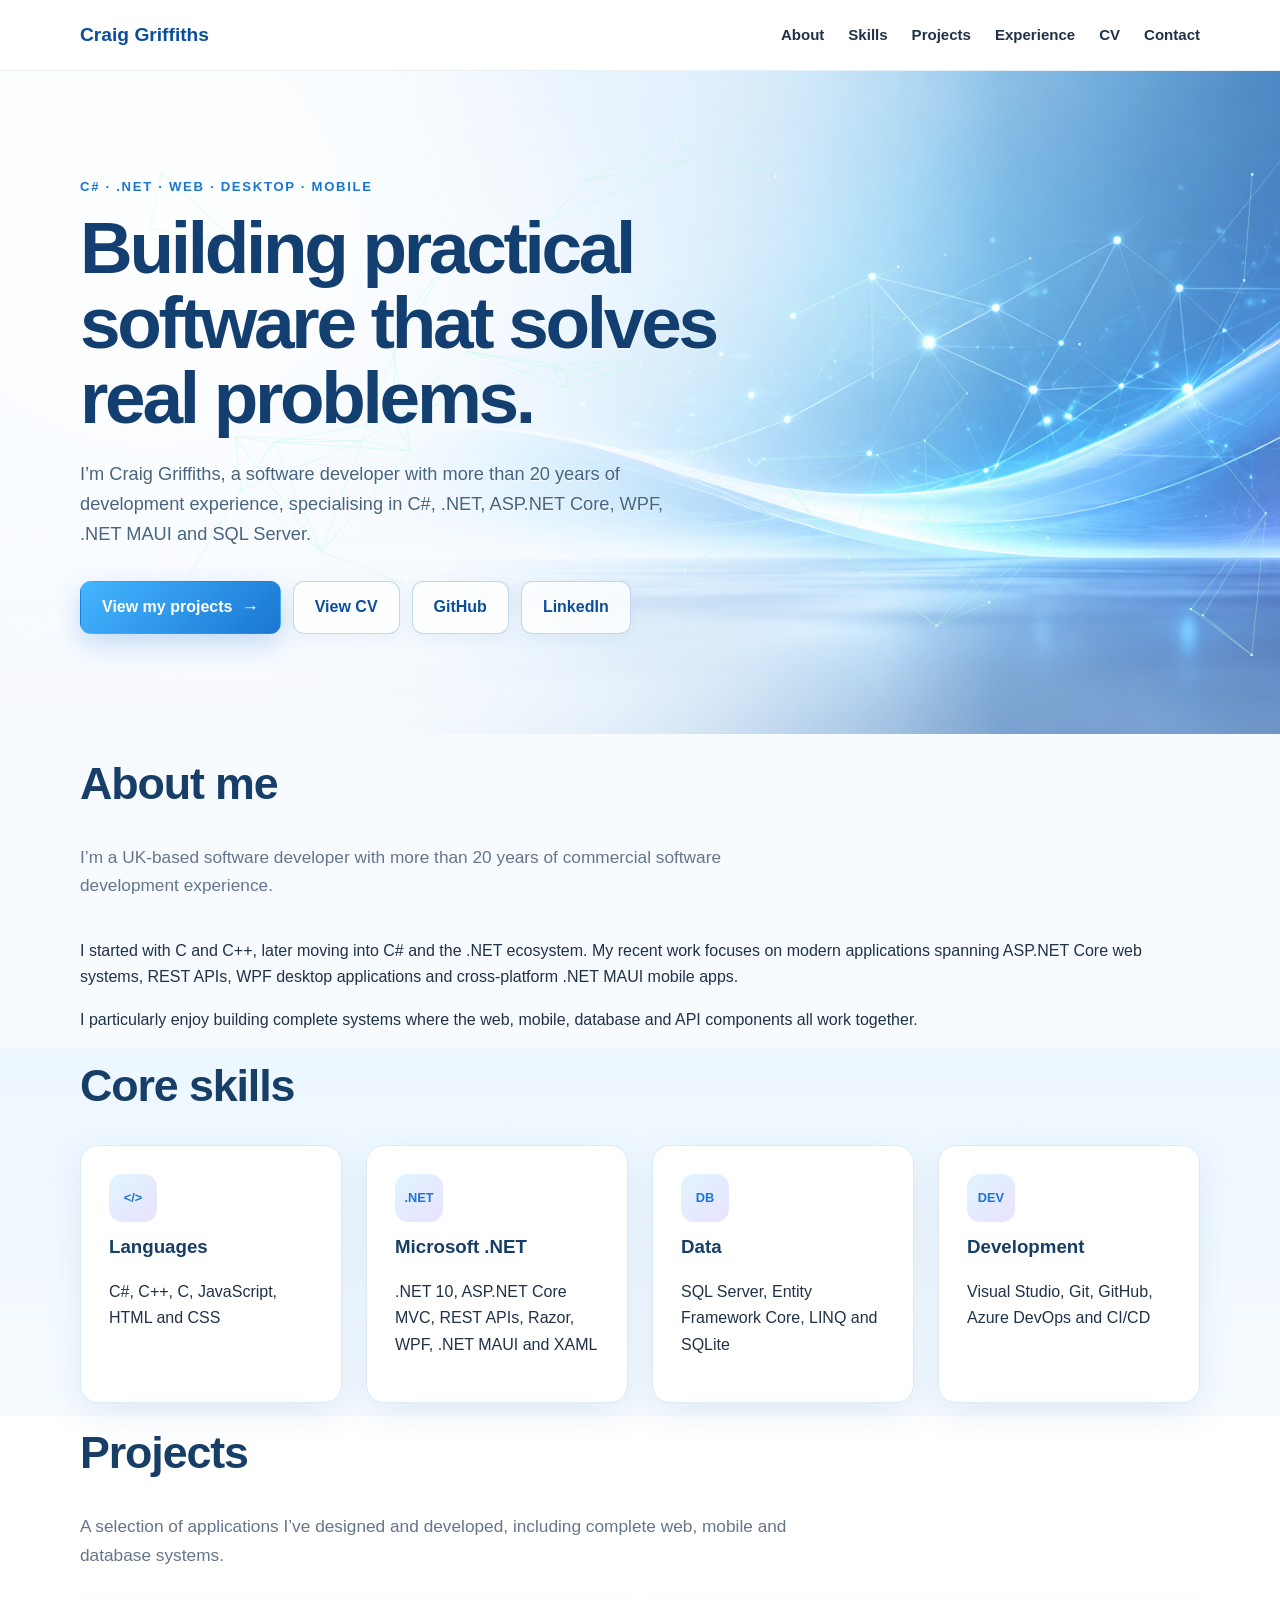
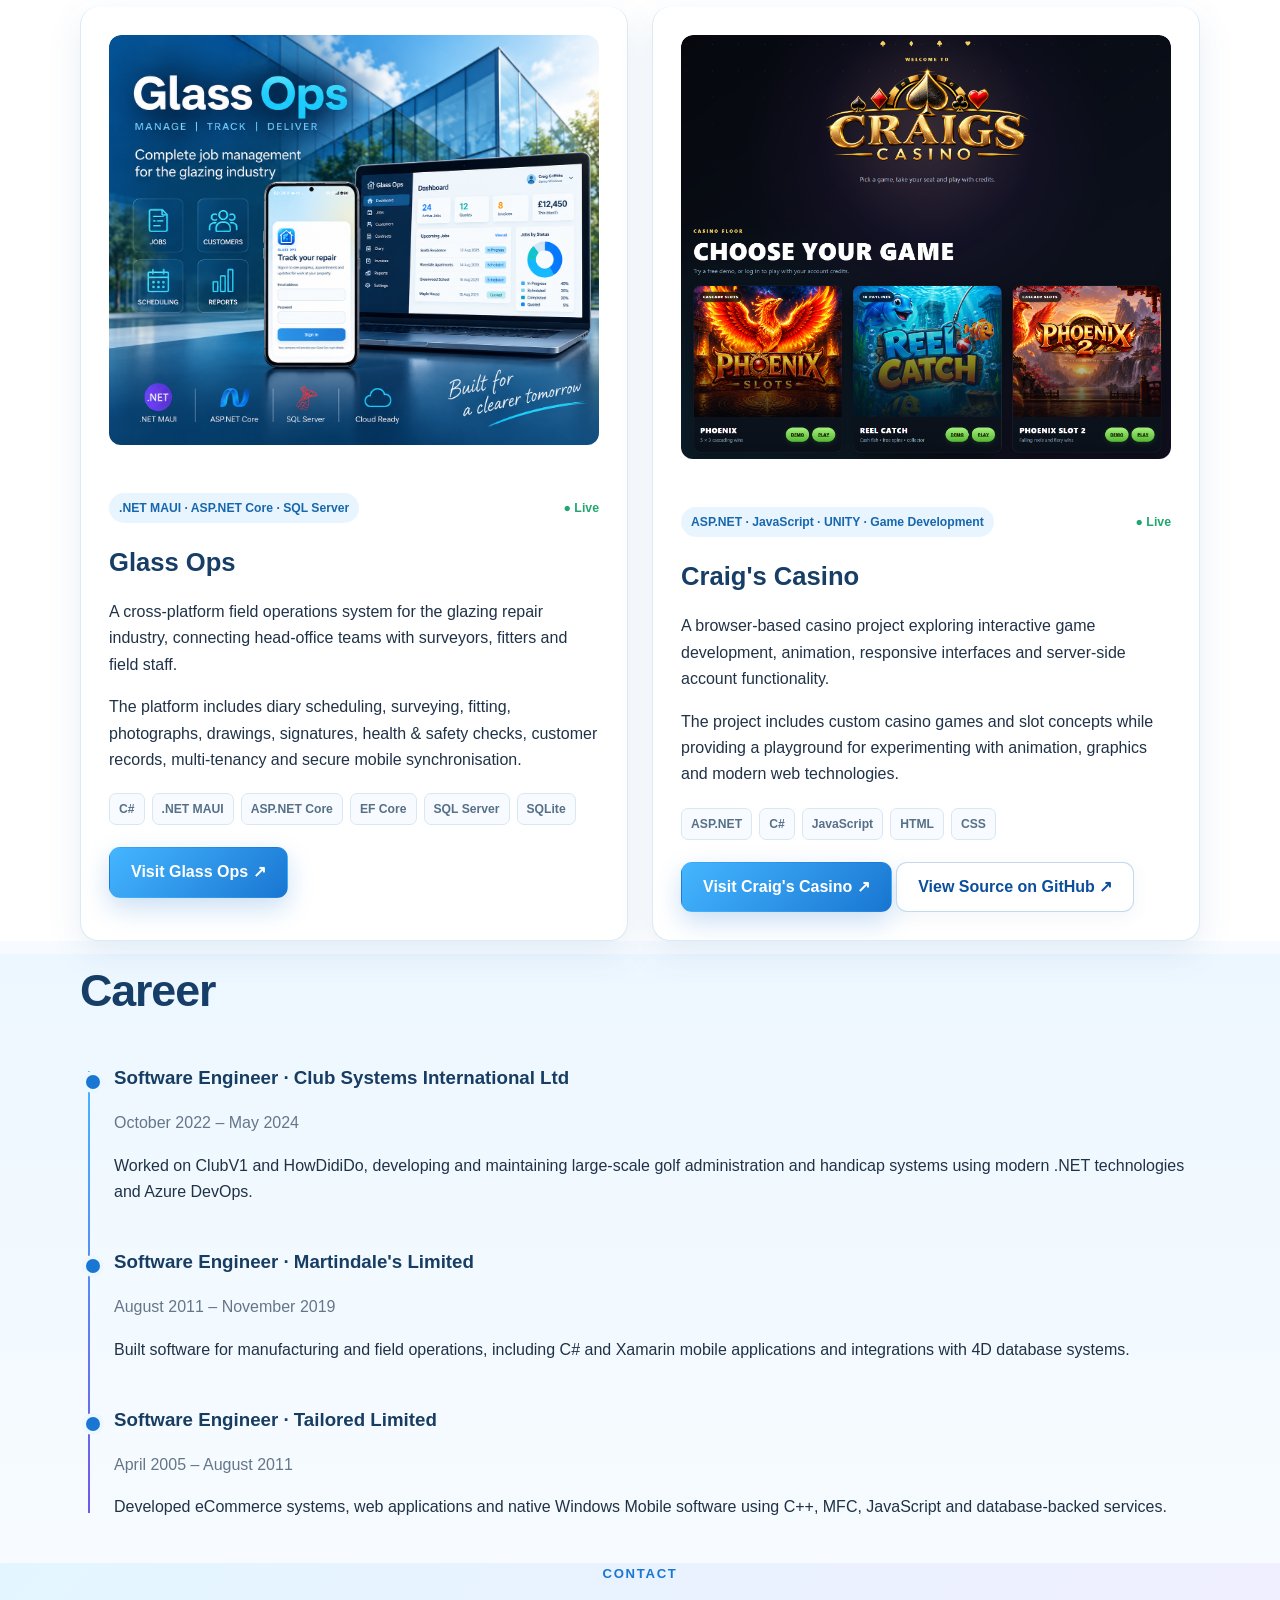
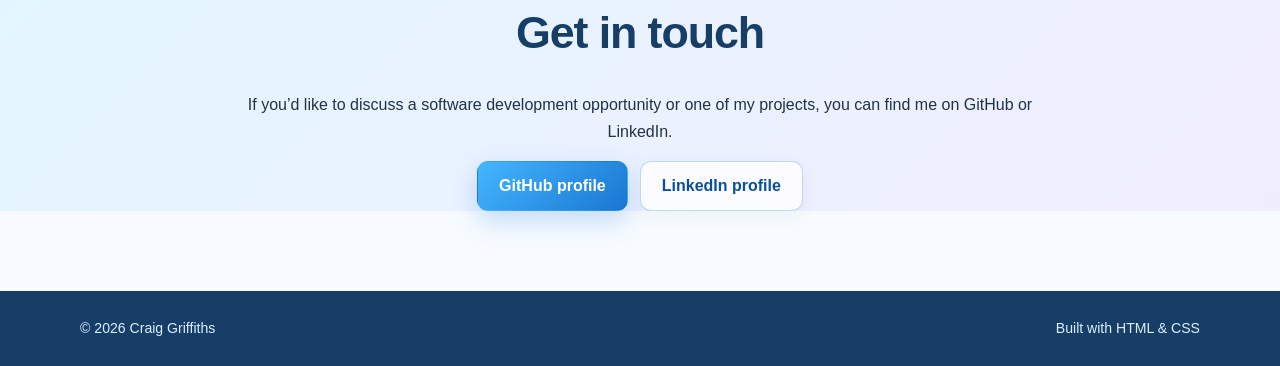
<file: index.html>
<!DOCTYPE html>
<html lang="en">
<head>
    <meta charset="UTF-8" />
    <meta name="viewport" content="width=device-width, initial-scale=1.0" />

    <title>Craig Griffiths | .NET Software Developer</title>

    <meta name="description"
          content="Craig Griffiths - .NET Software Developer with over 20 years of experience in C#, ASP.NET Core, .NET MAUI, WPF, SQL Server and software development." />

    <link rel="canonical" href="https://craiggriffiths.co.uk/" />

    <meta property="og:title"
          content="Craig Griffiths | .NET Software Developer" />
    <meta property="og:description"
          content=".NET Software Developer specialising in C#, ASP.NET Core, .NET MAUI, WPF and SQL Server." />
    <meta property="og:url"
          content="https://craiggriffiths.co.uk/" />
    <meta property="og:type"
          content="website" />

    <link rel="icon" type="image/png"
          sizes="32x32" href="Images/favicon-32x32.png" />
    <link rel="icon" type="image/png"
          sizes="16x16" href="Images/favicon-16x16.png" />
    <link rel="apple-touch-icon"
          sizes="180x180" href="Images/apple-touch-icon.png" />

    <link rel="stylesheet" href="style.css" />
</head>

<body>

    <header class="site-header">
        <div class="container nav-wrap">

            <a class="brand" href="#top">
                Craig Griffiths
            </a>
            <nav aria-label="Main navigation">
                <a href="#about">About</a>
                <a href="#skills">Skills</a>
                <a href="#projects">Projects</a>
                <a href="#experience">Experience</a>
                <a href="Craig-Griffiths-CV.pdf"
                   target="_blank"
                   rel="noopener">
                    CV
                </a>
                <a href="#contact">Contact</a>
            </nav>

        </div>
    </header>


    <main id="top">

        <!-- HERO -->
        <section class="hero">

            <div id="hero-3d"></div>

            <div class="hero-glow hero-glow-one"></div>
            <div class="hero-glow hero-glow-two"></div>

            <div class="container hero-content hero-content-panel">

                <p class="eyebrow">
                    C# · .NET · Web · Desktop · Mobile
                </p>

                <h1>
                    Building practical software
                    that solves real problems.
                </h1>

                <p class="lead">
                    I’m Craig Griffiths, a software developer with more than
                    20 years of development experience, specialising in C#,
                    .NET, ASP.NET Core, WPF, .NET MAUI and SQL Server.
                </p>

                <div class="actions">

                    <a class="button primary"
                       href="#projects">
                        View my projects <span class="button-arrow">→</span>
                    </a>

                    <a class="button"
                       href="Craig-Griffiths-CV.pdf"
                       target="_blank"
                       rel="noopener">
                        View CV
                    </a>

                    <a class="button"
                       href="https://github.com/craiggriffiths2007"
                       target="_blank"
                       rel="noreferrer">
                        GitHub
                    </a>

                    <a class="button"
                       href="https://www.linkedin.com/in/craig-griffiths-manchester/"
                       target="_blank"
                       rel="noreferrer">
                        LinkedIn
                    </a>

                </div>

            </div>

        </section>


        <!-- ABOUT -->
        <section id="about" class="section">

            <div class="container">

                <p class="section-label"></p>

                <h2>About me</h2>

                <p class="section-intro">
                    I’m a UK-based software developer with more than 20 years
                    of commercial software development experience.
                </p>

                <p>
                    I started with C and C++, later moving into C# and the
                    .NET ecosystem. My recent work focuses on modern applications
                    spanning ASP.NET Core web systems, REST APIs, WPF desktop
                    applications and cross-platform .NET MAUI mobile apps.
                </p>

                <p>
                    I particularly enjoy building complete systems where the web,
                    mobile, database and API components all work together.
                </p>

            </div>

        </section>


        <!-- SKILLS -->
        <section id="skills" class="section alt">

            <div class="container">

                <p class="section-label"></p>

                <h2>Core skills</h2>

                <div class="cards skills-grid">

                    <article class="card">
                        <div class="skill-icon">&lt;/&gt;</div>
                        <h3>Languages</h3>
                        <p>
                            C#, C++, C, JavaScript,
                            HTML and CSS
                        </p>
                    </article>

                    <article class="card">
                        <div class="skill-icon">.NET</div>
                        <h3>Microsoft .NET</h3>
                        <p>
                            .NET 10, ASP.NET Core MVC,
                            REST APIs, Razor, WPF,
                            .NET MAUI and XAML
                        </p>
                    </article>

                    <article class="card">
                        <div class="skill-icon">DB</div>
                        <h3>Data</h3>
                        <p>
                            SQL Server, Entity Framework Core,
                            LINQ and SQLite
                        </p>
                    </article>

                    <article class="card">
                        <div class="skill-icon">DEV</div>
                        <h3>Development</h3>
                        <p>
                            Visual Studio, Git, GitHub,
                            Azure DevOps and CI/CD
                        </p>
                    </article>

                </div>

            </div>

        </section>


        <!-- PROJECTS -->
        <section id="projects" class="section projects-section">

            <div class="container">

                <p class="section-label"></p>

                <h2>Projects</h2>

                <p class="section-intro">
                    A selection of applications I’ve designed and developed,
                    including complete web, mobile and database systems.
                </p>


                <div class="cards project-grid">


                    <!-- GLASS OPS -->
                    <article class="card project-card featured-project">

                        <div class="project-image">
                            <a href="https://glassops.co.uk/"
                               target="_blank"
                               rel="noopener"
                               class="project-image-link">

                                <div class="project-image">
                                    <img src="Images/glassops.png"
                                         alt="Visit Glass Ops" />
                                </div>

                            </a>
                        </div>

                        <div class="project-top">

                            <span class="tag">
                                .NET MAUI · ASP.NET Core · SQL Server
                            </span>

                            <span class="live-badge">
                                ● Live
                            </span>

                        </div>


                        <h3>Glass Ops</h3>

                        <p>
                            A cross-platform field operations system for the
                            glazing repair industry, connecting head-office
                            teams with surveyors, fitters and field staff.
                        </p>

                        <p>
                            The platform includes diary scheduling, surveying,
                            fitting, photographs, drawings, signatures,
                            health &amp; safety checks, customer records,
                            multi-tenancy and secure mobile synchronisation.
                        </p>

                        <div class="project-tech">
                            <span>C#</span>
                            <span>.NET MAUI</span>
                            <span>ASP.NET Core</span>
                            <span>EF Core</span>
                            <span>SQL Server</span>
                            <span>SQLite</span>
                        </div>

                        <div class="project-actions">

                            <a class="button primary"
                               href="https://glassops.co.uk/"
                               target="_blank"
                               rel="noopener">
                                Visit Glass Ops ↗
                            </a>

                        </div>

                    </article>


                    <!-- CRAIG'S CASINO -->
                    <article class="card project-card featured-project">

                        <div class="project-image">
                            <a href="https://craigscasino.runasp.net/"
                               target="_blank"
                               rel="noopener"
                               class="project-image-link">

                                <div class="project-image">
                                    <img src="Images/casino.png"
                                         alt="Visit Craig's Casino" />
                                </div>

                            </a>
                        </div>

                        <div class="project-top">

                            <span class="tag">
                                ASP.NET · JavaScript · UNITY · Game Development
                            </span>

                            <span class="live-badge">
                                ● Live
                            </span>

                        </div>

                        <h3>Craig's Casino</h3>

                        <p>
                            A browser-based casino project exploring interactive
                            game development, animation, responsive interfaces
                            and server-side account functionality.
                        </p>

                        <p>
                            The project includes custom casino games and slot
                            concepts while providing a playground for experimenting
                            with animation, graphics and modern web technologies.
                        </p>

                        <div class="project-tech">
                            <span>ASP.NET</span>
                            <span>C#</span>
                            <span>JavaScript</span>
                            <span>HTML</span>
                            <span>CSS</span>
                        </div>

                        <div class="project-actions">

                            <a class="button primary"
                               href="https://craigscasino.runasp.net/"
                               target="_blank"
                               rel="noopener">
                                Visit Craig's Casino ↗
                            </a>

                            <a class="button"
                               href="https://github.com/craiggriffiths2007/Craigs-Casino"
                               target="_blank"
                               rel="noopener">
                                View Source on GitHub ↗
                            </a>

                        </div>

                    </article>




                </div>

            </div>

        </section>


        <!-- EXPERIENCE -->
        <section id="experience" class="section alt">

            <div class="container">

                <p class="section-label"></p>

                <h2>Career</h2>

                <div class="timeline">

                    <article>

                        <h3>
                            Software Engineer
                            <span>· Club Systems International Ltd</span>
                        </h3>

                        <p class="muted">
                            October 2022 – May 2024
                        </p>

                        <p>
                            Worked on ClubV1 and HowDidiDo, developing and
                            maintaining large-scale golf administration and
                            handicap systems using modern .NET technologies
                            and Azure DevOps.
                        </p>

                    </article>


                    <article>

                        <h3>
                            Software Engineer
                            <span>· Martindale's Limited</span>
                        </h3>

                        <p class="muted">
                            August 2011 – November 2019
                        </p>

                        <p>
                            Built software for manufacturing and field operations,
                            including C# and Xamarin mobile applications and
                            integrations with 4D database systems.
                        </p>

                    </article>


                    <article>

                        <h3>
                            Software Engineer
                            <span>· Tailored Limited</span>
                        </h3>

                        <p class="muted">
                            April 2005 – August 2011
                        </p>

                        <p>
                            Developed eCommerce systems, web applications and
                            native Windows Mobile software using C++, MFC,
                            JavaScript and database-backed services.
                        </p>

                    </article>

                </div>

            </div>

        </section>


        <!-- CONTACT -->
        <section id="contact" class="section contact-section">

            <div class="container narrow">

                <p class="section-label">Contact</p>

                <h2>Get in touch</h2>

                <p>
                    If you’d like to discuss a software development opportunity
                    or one of my projects, you can find me on GitHub or LinkedIn.
                </p>

                <div class="actions center">

                    <a class="button primary"
                       href="https://github.com/craiggriffiths2007"
                       target="_blank"
                       rel="noreferrer">
                        GitHub profile
                    </a>

                    <a class="button"
                       href="https://www.linkedin.com/in/craig-griffiths-4142313aa/"
                       target="_blank"
                       rel="noreferrer">
                        LinkedIn profile
                    </a>

                </div>

            </div>

        </section>
        <br /><br /><br />
    </main>


    <footer>

        <div class="container footer-content">

            <span>
                © <span id="year"></span> Craig Griffiths
            </span>

            <span>
                Built with HTML &amp; CSS
            </span>

        </div>

    </footer>


    <script>
        document.getElementById('year').textContent =
            new Date().getFullYear();
    </script>

    <script src="lib/three.min.js"></script>
    <script src="hero3d.js"></script>

</body>
</html>
</file>
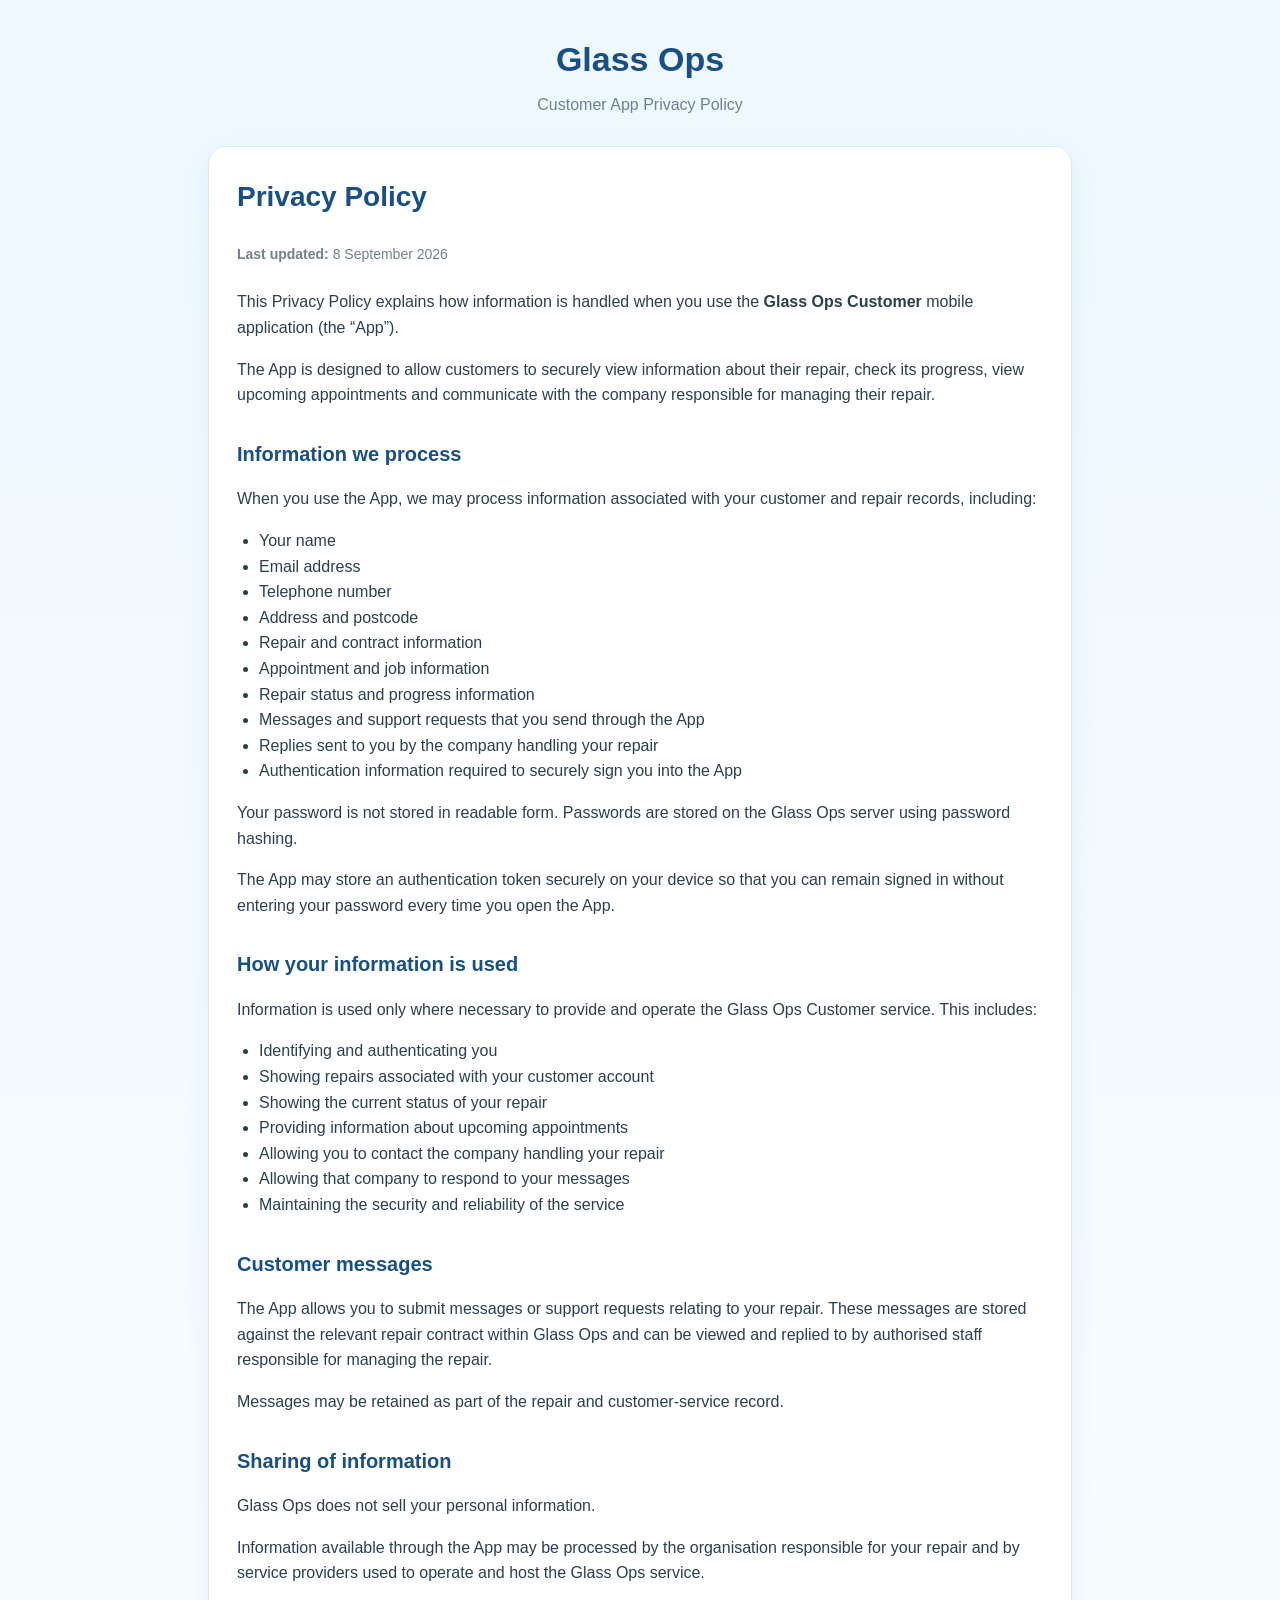
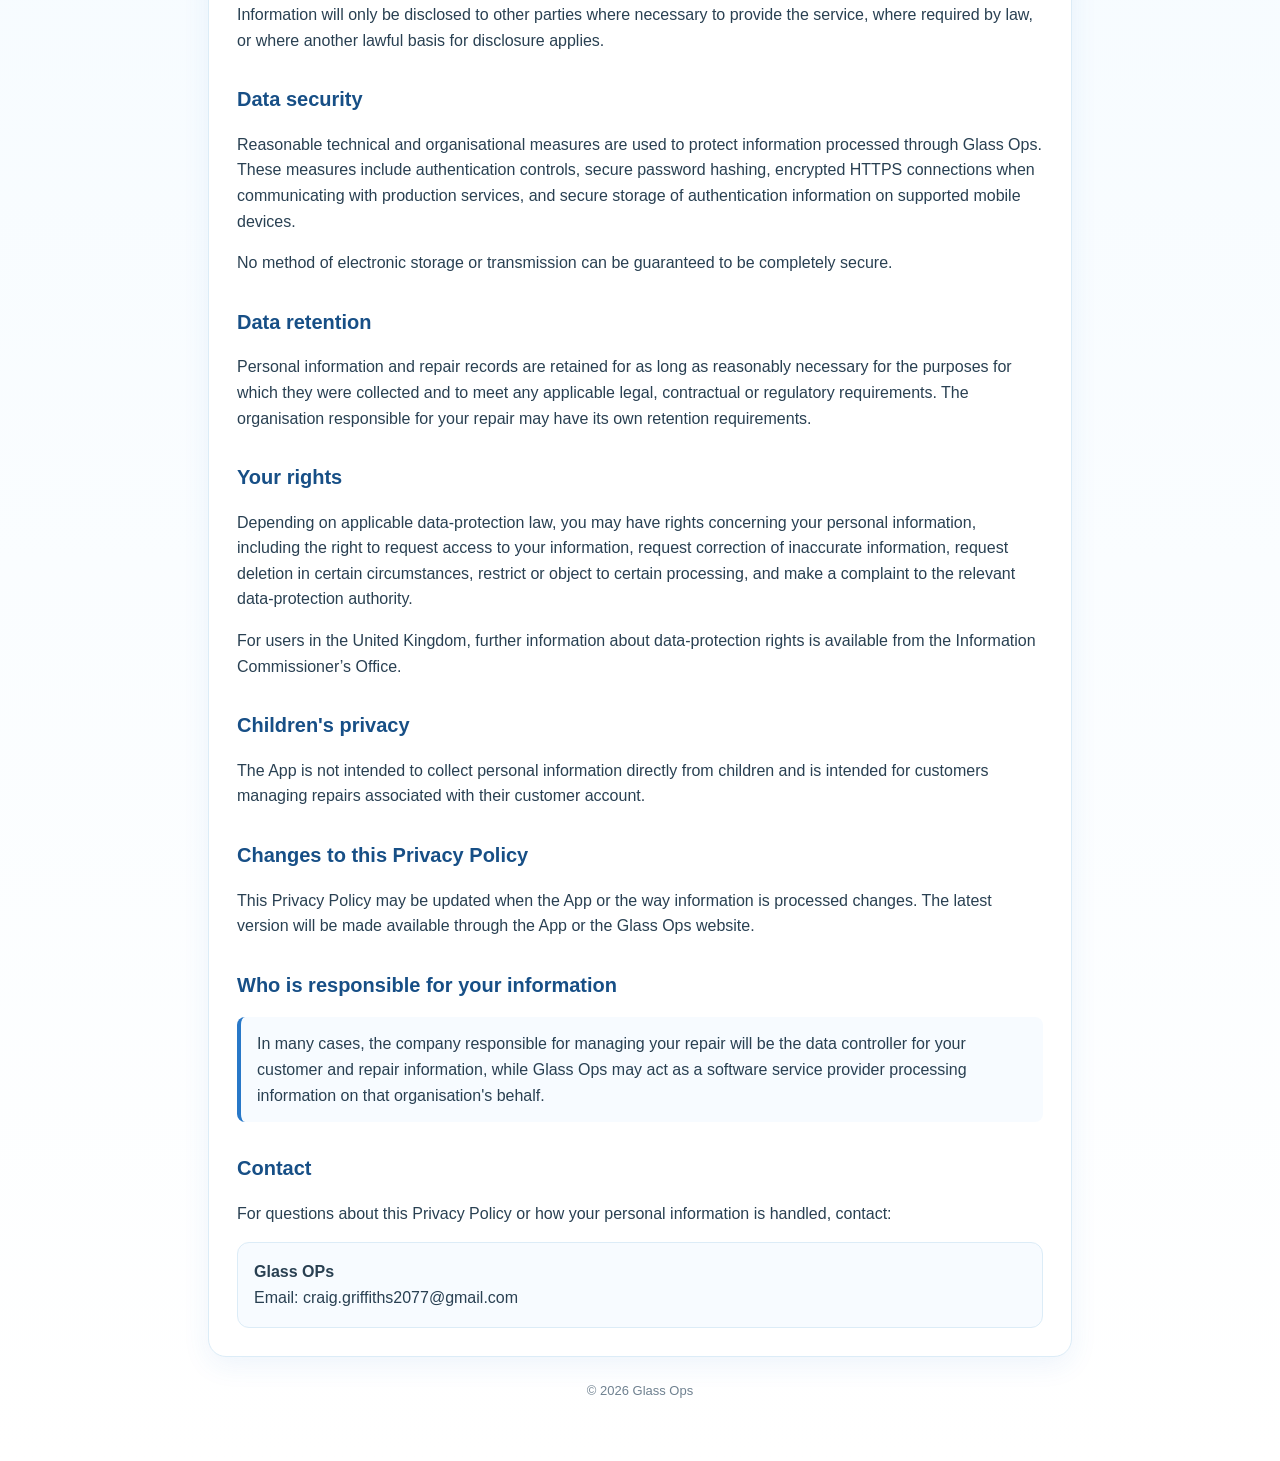
<file: GlassOpsPrivicy.html>
<!DOCTYPE html>
<html lang="en">
<head>
    <meta charset="utf-8" />
    <meta name="viewport" content="width=device-width, initial-scale=1" />
    <title>Glass Ops Customer App - Privacy Policy</title>
    <meta name="description" content="Privacy Policy for the Glass Ops Customer mobile application." />
    <style>
        :root {
            --blue: #2878c8;
            --blue-dark: #174f86;
            --sky: #eef8ff;
            --text: #294052;
            --muted: #6f8190;
            --border: #dcecf7;
            --card: #ffffff;
        }

        * {
            box-sizing: border-box;
        }

        body {
            margin: 0;
            font-family: Arial, Helvetica, sans-serif;
            color: var(--text);
            background: linear-gradient(180deg, var(--sky) 0%, #ffffff 100%);
            line-height: 1.6;
        }

        .page {
            max-width: 900px;
            margin: 0 auto;
            padding: 32px 18px 60px;
        }

        .header {
            text-align: center;
            margin-bottom: 28px;
        }

        .brand {
            color: var(--blue-dark);
            font-size: 34px;
            font-weight: 700;
            margin: 0;
        }

        .subtitle {
            color: var(--muted);
            margin-top: 6px;
        }

        .card {
            background: var(--card);
            border: 1px solid var(--border);
            border-radius: 18px;
            padding: 28px;
            box-shadow: 0 8px 28px rgba(40, 120, 200, 0.08);
        }

        h1 {
            font-size: 28px;
            color: var(--blue-dark);
            margin-top: 0;
        }

        h2 {
            font-size: 20px;
            color: var(--blue-dark);
            margin-top: 30px;
        }

        p,
        li {
            font-size: 16px;
        }

        ul {
            padding-left: 22px;
        }

        .updated {
            color: var(--muted);
            font-size: 14px;
            margin-bottom: 24px;
        }

        .notice {
            background: #f7fbff;
            border-left: 4px solid var(--blue);
            padding: 14px 16px;
            border-radius: 8px;
        }

        .contact-box {
            background: #f7fbff;
            border: 1px solid var(--border);
            border-radius: 12px;
            padding: 16px;
        }

        a {
            color: var(--blue);
        }

        .footer {
            text-align: center;
            color: var(--muted);
            font-size: 13px;
            margin-top: 24px;
        }
    </style>
</head>
<body>
    <main class="page">
        <header class="header">
            <p class="brand">Glass Ops</p>
            <p class="subtitle">Customer App Privacy Policy</p>
        </header>

        <section class="card">
            <h1>Privacy Policy</h1>
            <p class="updated"><strong>Last updated:</strong> 8 September 2026</p>

            <p>
                This Privacy Policy explains how information is handled when you use the
                <strong>Glass Ops Customer</strong> mobile application (the “App”).
            </p>

            <p>
                The App is designed to allow customers to securely view information about their repair,
                check its progress, view upcoming appointments and communicate with the company responsible
                for managing their repair.
            </p>

            <h2>Information we process</h2>
            <p>When you use the App, we may process information associated with your customer and repair records, including:</p>
            <ul>
                <li>Your name</li>
                <li>Email address</li>
                <li>Telephone number</li>
                <li>Address and postcode</li>
                <li>Repair and contract information</li>
                <li>Appointment and job information</li>
                <li>Repair status and progress information</li>
                <li>Messages and support requests that you send through the App</li>
                <li>Replies sent to you by the company handling your repair</li>
                <li>Authentication information required to securely sign you into the App</li>
            </ul>

            <p>
                Your password is not stored in readable form. Passwords are stored on the Glass Ops server
                using password hashing.
            </p>

            <p>
                The App may store an authentication token securely on your device so that you can remain signed in
                without entering your password every time you open the App.
            </p>

            <h2>How your information is used</h2>
            <p>Information is used only where necessary to provide and operate the Glass Ops Customer service. This includes:</p>
            <ul>
                <li>Identifying and authenticating you</li>
                <li>Showing repairs associated with your customer account</li>
                <li>Showing the current status of your repair</li>
                <li>Providing information about upcoming appointments</li>
                <li>Allowing you to contact the company handling your repair</li>
                <li>Allowing that company to respond to your messages</li>
                <li>Maintaining the security and reliability of the service</li>
            </ul>

            <h2>Customer messages</h2>
            <p>
                The App allows you to submit messages or support requests relating to your repair.
                These messages are stored against the relevant repair contract within Glass Ops and can be viewed
                and replied to by authorised staff responsible for managing the repair.
            </p>

            <p>
                Messages may be retained as part of the repair and customer-service record.
            </p>

            <h2>Sharing of information</h2>
            <p>
                Glass Ops does not sell your personal information.
            </p>

            <p>
                Information available through the App may be processed by the organisation responsible for your repair
                and by service providers used to operate and host the Glass Ops service.
            </p>

            <p>
                Information will only be disclosed to other parties where necessary to provide the service,
                where required by law, or where another lawful basis for disclosure applies.
            </p>

            <h2>Data security</h2>
            <p>
                Reasonable technical and organisational measures are used to protect information processed through Glass Ops.
                These measures include authentication controls, secure password hashing, encrypted HTTPS connections when
                communicating with production services, and secure storage of authentication information on supported mobile devices.
            </p>

            <p>
                No method of electronic storage or transmission can be guaranteed to be completely secure.
            </p>

            <h2>Data retention</h2>
            <p>
                Personal information and repair records are retained for as long as reasonably necessary for the purposes
                for which they were collected and to meet any applicable legal, contractual or regulatory requirements.
                The organisation responsible for your repair may have its own retention requirements.
            </p>

            <h2>Your rights</h2>
            <p>
                Depending on applicable data-protection law, you may have rights concerning your personal information,
                including the right to request access to your information, request correction of inaccurate information,
                request deletion in certain circumstances, restrict or object to certain processing, and make a complaint
                to the relevant data-protection authority.
            </p>

            <p>
                For users in the United Kingdom, further information about data-protection rights is available from the
                Information Commissioner’s Office.
            </p>

            <h2>Children's privacy</h2>
            <p>
                The App is not intended to collect personal information directly from children and is intended for customers
                managing repairs associated with their customer account.
            </p>

            <h2>Changes to this Privacy Policy</h2>
            <p>
                This Privacy Policy may be updated when the App or the way information is processed changes.
                The latest version will be made available through the App or the Glass Ops website.
            </p>

            <h2>Who is responsible for your information</h2>
            <div class="notice">
                In many cases, the company responsible for managing your repair will be the data controller for your customer
                and repair information, while Glass Ops may act as a software service provider processing information on that
                organisation's behalf.
            </div>

            <h2>Contact</h2>
            <p>For questions about this Privacy Policy or how your personal information is handled, contact:</p>

            <div class="contact-box">
                <strong>Glass OPs</strong><br />
               
                Email: craig.griffiths2077@gmail.com<br />

            </div>
        </section>

        <div class="footer">
            © 2026 Glass Ops
        </div>
    </main>
</body>
</html>
</file>
<file: style.css>
:root {
    --blue: #1976d2;
    --blue-dark: #0b4f9c;
    --blue-light: #45b6ff;
    --cyan: #15c5e8;
    --purple: #7357e8;
    --green: #22a66f;
    --casino: #8055d8;
    --casino-dark: #653bb7;
    --text: #203247;
    --muted: #65768a;
    --background: #f7fbff;
    --background-alt: #edf7ff;
    --card: #ffffff;
    --border: #dbeaf5;
    --shadow: 0 12px 35px rgba(40, 100, 160, 0.10);
    --radius: 18px;
}

* {
    box-sizing: border-box;
}

.project-image-link {
    display: block;
    text-decoration: none;
}

.project-image {
    width: 100%;

    overflow: hidden;
    border-radius: 12px;
    margin-bottom: 24px;
}

    .project-image img {
        width: 100%;
        height: 100%;
        object-fit: cover;
        object-position: center;
        display: block;
        transition: transform 0.3s ease, filter 0.3s ease;
    }

.project-image-link:hover img {
    transform: scale(1.025);
    filter: brightness(1.06);
}



html {
    scroll-behavior: smooth;
}

body {
    margin: 0;
    font-family: Inter, -apple-system, BlinkMacSystemFont, "Segoe UI", sans-serif;
    background: var(--background);
    color: var(--text);
    line-height: 1.65;
}

.container {
    width: min(1120px, calc(100% - 40px));
    margin: 0 auto;
}

.narrow {
    max-width: 820px;
}

/* HEADER */

.site-header {
    position: sticky;
    top: 0;
    z-index: 50;
    background: rgba(255, 255, 255, 0.92);
    backdrop-filter: blur(16px);
    -webkit-backdrop-filter: blur(16px);
    border-bottom: 1px solid rgba(20, 100, 180, 0.10);
}

.nav-wrap {
    min-height: 70px;
    display: flex;
    align-items: center;
    justify-content: space-between;
    gap: 30px;
}

.brand {
    color: var(--blue-dark);
    font-size: 1.2rem;
    font-weight: 800;
    text-decoration: none;
}

nav {
    display: flex;
    gap: 24px;
}

nav a {
    color: var(--text);
    font-size: 0.94rem;
    font-weight: 600;
    text-decoration: none;
    transition: color 0.2s ease, transform 0.2s ease;
}

nav a:hover {
    color: var(--blue);
}

/* HERO */

.hero {
    position: relative;
    overflow: hidden;
    min-height: 550px;
    display: flex;
    align-items: center;
    isolation: isolate;

    /* LinkedIn-style artwork as the hero background */
    background-image:
        linear-gradient(
            90deg,
            rgba(247, 251, 255, 0.97) 0%,
            rgba(247, 251, 255, 0.91) 32%,
            rgba(247, 251, 255, 0.55) 54%,
            rgba(247, 251, 255, 0.06) 78%
        ),
        url("Images/hero-background.png");

    background-size: cover;
    background-position: center;
    background-repeat: no-repeat;
}

.hero::before {
    content: "";
    position: absolute;
    inset: 0;
    z-index: 0;
    pointer-events: none;
    background:
        radial-gradient(circle at 12% 20%, rgba(255,255,255,0.88), transparent 34%),
        linear-gradient(180deg, rgba(255,255,255,0.05), rgba(255,255,255,0.12));
}

.hero::after {
    content: "";
    position: absolute;
    inset: auto 0 0 0;
    height: 150px;
    z-index: 1;
    pointer-events: none;
    background: linear-gradient(to bottom, transparent, rgba(247, 251, 255, 0.20));
}

#hero-3d {
    position: absolute;
    inset: 0;
    z-index: 1;
    pointer-events: none;
}

#hero-3d canvas {
    display: block;
    width: 100%;
    height: 100%;
}

.hero-glow {
    display: none;
}

.hero-content {
    position: relative;
    z-index: 3;
    padding: 92px 0 100px;
    max-width: none;
}

.hero-content-panel {
    width: min(1120px, calc(100% - 40px));
}

.hero-content-panel > * {
    max-width: 650px;
}

.eyebrow,
.section-label {
    margin-bottom: 12px;
    color: var(--blue);
    font-size: 0.82rem;
    font-weight: 800;
    letter-spacing: 0.13em;
    text-transform: uppercase;
}

.hero h1 {
    max-width: 660px;
    margin: 0 0 24px;
    color: #123f70;
    font-size: clamp(2.8rem, 5.7vw, 4.65rem);
    line-height: 1.03;
    letter-spacing: -0.045em;
    text-wrap: balance;
    text-shadow: 0 1px 0 rgba(255,255,255,0.7);
}

.lead {
    max-width: 620px;
    margin-bottom: 32px;
    color: #49647e;
    font-size: 1.14rem;
    line-height: 1.65;
    text-shadow: 0 1px 1px rgba(255,255,255,0.8);
}

/* BUTTONS */

.actions {
    display: flex;
    flex-wrap: wrap;
    gap: 12px;
}

.actions.center {
    justify-content: center;
}

.button {
    display: inline-flex;
    align-items: center;
    justify-content: center;
    gap: 9px;
    min-height: 48px;
    padding: 11px 21px;
    border: 1px solid rgba(92, 151, 201, 0.36);
    border-radius: 11px;
    background: rgba(255,255,255,0.80);
    backdrop-filter: blur(8px);
    -webkit-backdrop-filter: blur(8px);
    color: var(--blue-dark);
    font-weight: 700;
    text-decoration: none;
    box-shadow: 0 5px 18px rgba(30, 92, 145, 0.06);
    transition: transform 0.2s ease, box-shadow 0.2s ease, background 0.2s ease;
}

.button:hover {
    transform: translateY(-2px);
    box-shadow: 0 10px 24px rgba(38, 111, 180, 0.16);
    background: rgba(255,255,255,0.96);
}

.button.primary {
    border-color: transparent;
    background: linear-gradient(135deg, var(--blue-light), var(--blue));
    color: white;
    box-shadow: 0 10px 26px rgba(25, 118, 210, 0.23);
}

.button.primary:hover {
    box-shadow: 0 13px 30px rgba(25, 118, 210, 0.29);
}

.button-arrow {
    font-size: 1.08rem;
    transition: transform 0.2s ease;
}

.button.primary:hover .button-arrow {
    transform: translateX(3px);
}


/* SECTIONS */

.section {
    padding: 0px 0;
}

.section.alt {
    background: linear-gradient(180deg, #edf7ff, #f6fbff);
}

.section h2 {
    margin: 0 0 22px;
    color: #173e66;
    font-size: clamp(2rem, 4vw, 2.8rem);
    letter-spacing: -0.025em;
}

.section-intro {
    max-width: 740px;
    margin-bottom: 38px;
    color: var(--muted);
    font-size: 1.08rem;
}

/* CARDS */

.cards {
    display: grid;
    gap: 24px;
}

.skills-grid {
    grid-template-columns: repeat(4, minmax(0, 1fr));
}

.project-grid {
    grid-template-columns: repeat(2, minmax(0, 1fr));
}

.card {
    padding: 28px;
    border: 1px solid var(--border);
    border-radius: var(--radius);
    background: var(--card);
    box-shadow: var(--shadow);
    transition: transform 0.25s ease, box-shadow 0.25s ease;
}

.card:hover {

    box-shadow: 0 18px 45px rgba(40, 100, 160, 0.15);
}

.card h3 {
    margin: 10px 0 12px;
    color: #173e66;
}

.skill-icon {
    width: 48px;
    height: 48px;
    display: flex;
    align-items: center;
    justify-content: center;
    border-radius: 13px;
    background: linear-gradient(135deg, #e0f5ff, #e9e2ff);
    color: var(--blue);
    font-size: 0.8rem;
    font-weight: 900;
}

/* PROJECTS */

.projects-section {
    background: white;
}

.project-card {
    position: relative;
    overflow: hidden;
}

.featured-project {
    border-top: none;
}

.project-top {
    display: flex;
    align-items: center;
    justify-content: space-between;
    gap: 12px;
}

.tag {
    display: inline-block;
    padding: 5px 10px;
    border-radius: 100px;
    background: #e8f5ff;
    color: #1767ad;
    font-size: 0.76rem;
    font-weight: 800;
}

.live-badge {
    color: var(--green);
    font-size: 0.77rem;
    font-weight: 800;
}

.project-card h3 {
    margin-top: 18px;
    font-size: 1.6rem;
}

.project-tech {
    display: flex;
    flex-wrap: wrap;
    gap: 7px;
    margin: 20px 0;
}

.project-tech span {
    padding: 5px 9px;
    border: 1px solid #d8e8f3;
    border-radius: 7px;
    background: #f7fbff;
    color: #567086;
    font-size: 0.76rem;
    font-weight: 650;
}

.project-actions {
    margin-top: 22px;
}

/* EXPERIENCE */

.timeline {
    position: relative;
    margin-top: 35px;
    padding-left: 34px;
}

.timeline::before {
    content: "";
    position: absolute;
    top: 8px;
    bottom: 8px;
    left: 8px;
    width: 2px;
    background: linear-gradient(var(--blue-light), var(--purple));
}

.timeline article {
    position: relative;
    margin-bottom: 42px;
}

.timeline article::before {
    content: "";
    position: absolute;
    left: -32px;
    top: 8px;
    width: 14px;
    height: 14px;
    border: 4px solid #edf7ff;
    border-radius: 50%;
    background: var(--blue);
}

.timeline h3 {
    margin-bottom: 5px;
    color: #183d63;
}

.timeline h3 span {
    font-weight: 600;
}

.muted {
    color: var(--muted);
}

/* CONTACT */

.contact-section {
    text-align: center;
    background: linear-gradient(135deg, #e3f6ff, #f1edff);
}

/* FOOTER */

footer {
    padding: 26px 0;
    background: #173e66;
    color: #dbeeff;
}

.footer-content {
    display: flex;
    justify-content: space-between;
    gap: 20px;
    font-size: 0.88rem;
}

/* RESPONSIVE */

@media (max-width: 900px) {
    .skills-grid {
        grid-template-columns: repeat(2, minmax(0, 1fr));
    }

    .hero {
        background-position: 58% center;
    }

    .hero-content-panel > * {
        max-width: 590px;
    }
}

@media (max-width: 700px) {
    .nav-wrap {
        flex-direction: column;
        padding: 16px 0;
    }

    nav {
        flex-wrap: wrap;
        justify-content: center;
        gap: 12px 18px;
    }

    .hero {
        min-height: auto;
        background-image:
            linear-gradient(
                90deg,
                rgba(247, 251, 255, 0.96) 0%,
                rgba(247, 251, 255, 0.88) 72%,
                rgba(247, 251, 255, 0.44) 100%
            ),
            url("Images/hero-background.png");
        background-position: 64% center;
    }

    .hero-content {
        padding: 68px 0 76px;
    }

    .hero h1 {
        font-size: clamp(2.5rem, 12vw, 3.6rem);
    }

    .lead {
        font-size: 1.05rem;
    }

    .skills-grid,
    .project-grid {
        grid-template-columns: 1fr;
    }

    .section {
        padding: 65px 0;
    }

    .footer-content {
        flex-direction: column;
        text-align: center;
    }
}

@media (prefers-reduced-motion: reduce) {
    html {
        scroll-behavior: auto;
    }

    #hero-3d {
        display: none;
    }

    .button,
    .card {
        transition: none;
    }
}
</file>
